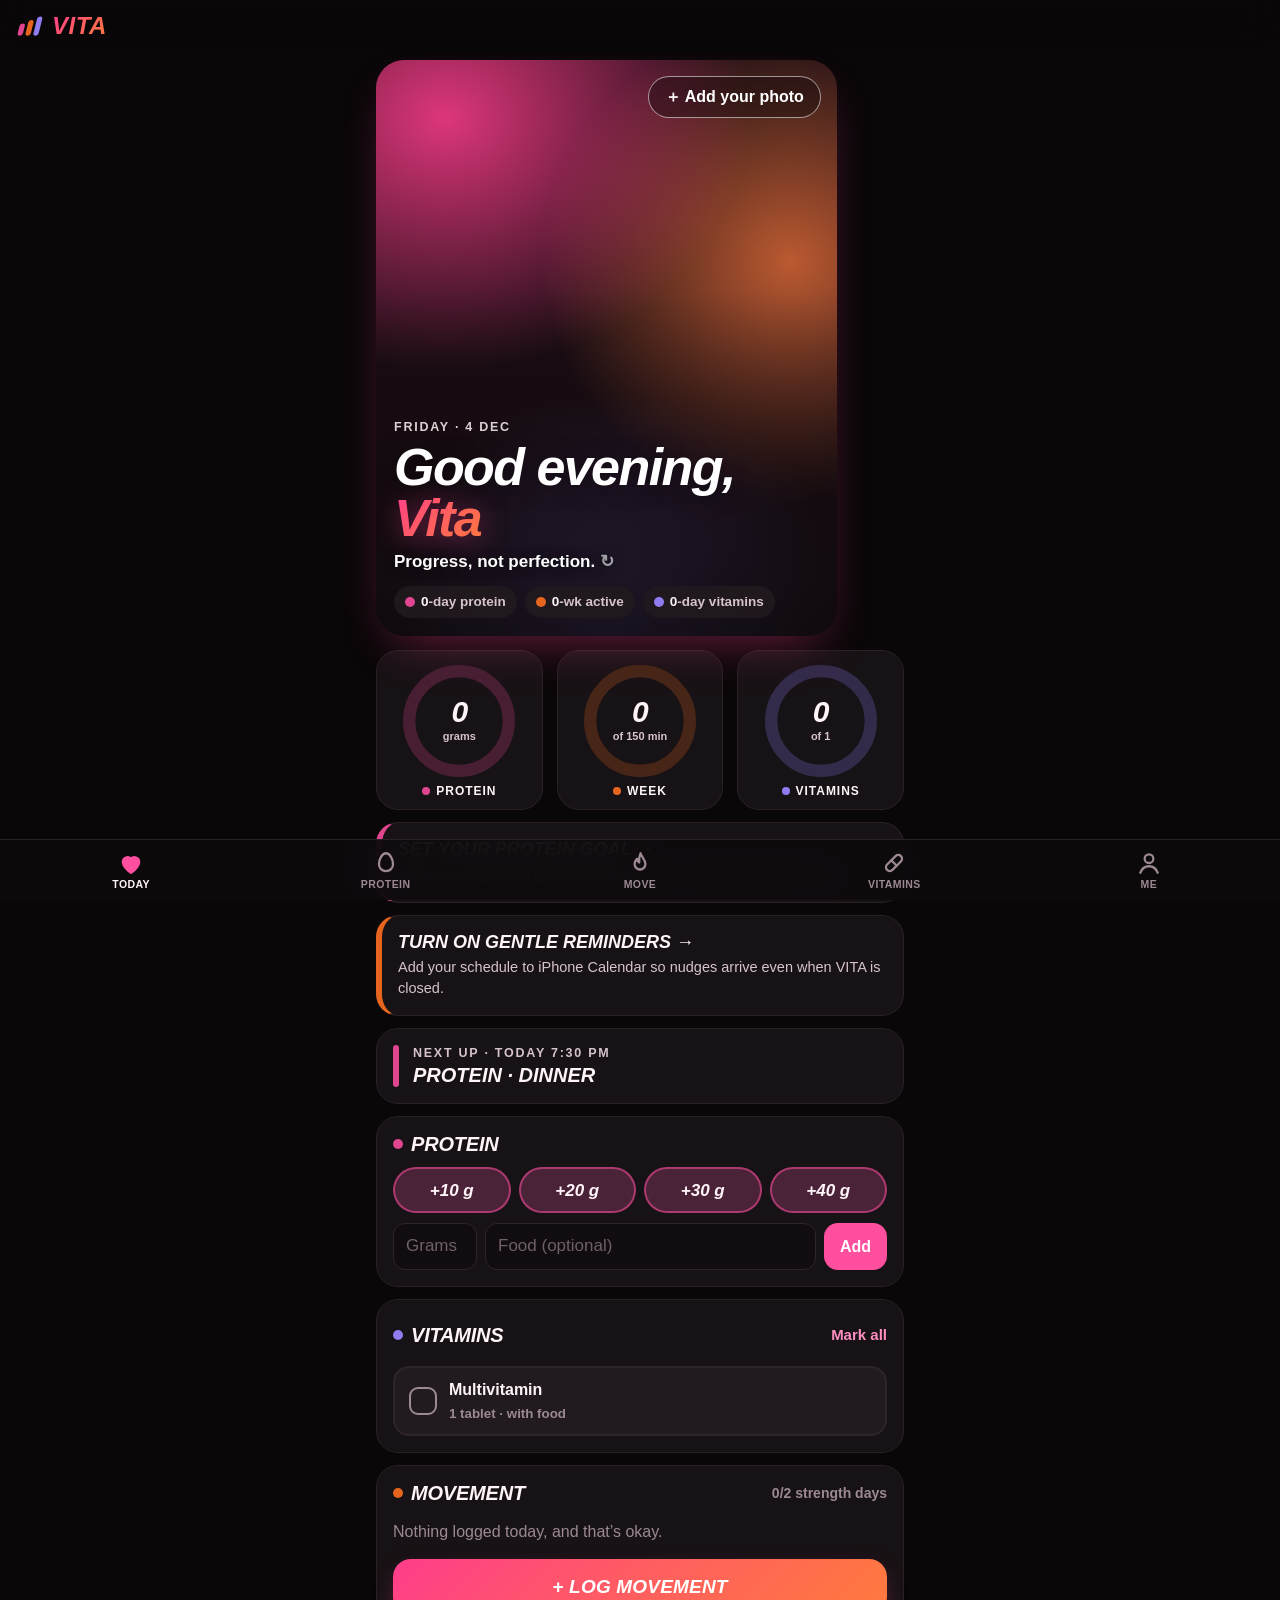
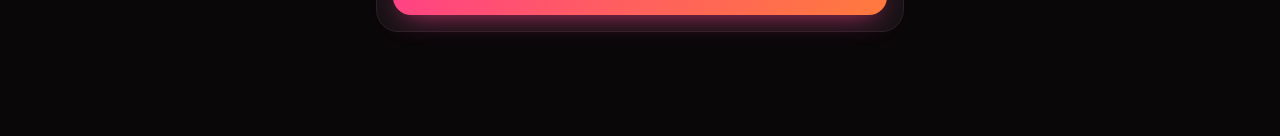
<file: index.html>
<!doctype html>
<html lang="en">
<head>
  <meta charset="utf-8">
  <meta name="viewport" content="width=device-width, initial-scale=1, viewport-fit=cover">
  <title>VITA</title>
  <meta name="description" content="Vita's protein, movement and vitamin tracker, with gentle iPhone Calendar reminders.">
  <meta name="color-scheme" content="dark">
  <meta name="theme-color" content="#0a0709">
  <meta name="apple-mobile-web-app-capable" content="yes">
  <meta name="mobile-web-app-capable" content="yes">
  <meta name="apple-mobile-web-app-status-bar-style" content="black-translucent">
  <meta name="apple-mobile-web-app-title" content="VITA">
  <meta name="format-detection" content="telephone=no">
  <link rel="icon" href="icons/icon.svg" type="image/svg+xml">
  <link rel="apple-touch-icon" href="icons/icon-180.png">
  <link rel="manifest" href="manifest.webmanifest">
  <link rel="stylesheet" href="styles.css">
</head>
<body>
  <header class="topbar">
    <a class="brand" href="#today" aria-label="VITA home">
      <svg class="brand-mark" viewBox="0 0 32 32" aria-hidden="true">
        <rect x="8" y="13" width="6" height="14" rx="3" transform="skewX(-14)" fill="var(--protein)"/>
        <rect x="17" y="9" width="6" height="18" rx="3" transform="skewX(-14)" fill="var(--move)"/>
        <rect x="26" y="5" width="6" height="22" rx="3" transform="skewX(-14)" fill="var(--vit)"/>
      </svg>
      <span>VITA</span>
    </a>
  </header>

  <main id="view" tabindex="-1"></main>

  <nav class="tabbar" aria-label="Sections">
    <a href="#today" data-tab="today">
      <svg viewBox="0 0 24 24" aria-hidden="true"><path d="M12 21s-7.5-4.6-7.5-10.4A4.4 4.4 0 0 1 12 8a4.4 4.4 0 0 1 7.5 2.6C19.5 16.4 12 21 12 21z"/></svg>
      <span>Today</span>
    </a>
    <a href="#protein" data-tab="protein" class="t-protein">
      <svg viewBox="0 0 24 24" aria-hidden="true"><path d="M12 3c3.6 0 6.5 5.6 6.5 10.1a6.5 6.5 0 0 1-13 0C5.5 8.6 8.4 3 12 3z"/></svg>
      <span>Protein</span>
    </a>
    <a href="#move" data-tab="move" class="t-move">
      <svg viewBox="0 0 24 24" aria-hidden="true"><path d="M12.5 3c.6 3.2 4.5 5.4 4.5 10a5 5 0 0 1-10 0c0-2.1 1-3.6 2.2-4.8.2 1.7 1 2.8 2.1 3.3-.4-3.1.1-5.8 1.2-8.5z"/></svg>
      <span>Move</span>
    </a>
    <a href="#vitamins" data-tab="vitamins" class="t-vit">
      <svg viewBox="0 0 24 24" aria-hidden="true"><rect x="3" y="8.5" width="18" height="7" rx="3.5" transform="rotate(-45 12 12)"/><path d="m9.5 9.5 5 5"/></svg>
      <span>Vitamins</span>
    </a>
    <a href="#me" data-tab="me">
      <svg viewBox="0 0 24 24" aria-hidden="true"><circle cx="12" cy="8" r="4"/><path d="M4 21c1.5-4 4.5-6 8-6s6.5 2 8 6"/></svg>
      <span>Me</span>
    </a>
  </nav>

  <dialog id="sheet" aria-labelledby="sheet-title"></dialog>
  <div id="flash" role="dialog" aria-modal="true" aria-live="polite" hidden></div>
  <div id="toast" role="status" aria-live="polite"></div>
  <input type="file" id="import-file" accept="application/json,.json" hidden>
  <input type="file" id="pick-photo" accept="image/*" hidden>

  <script src="ics.js"></script>
  <script src="app.js"></script>
</body>
</html>
</file>
<file: styles.css>
/* VITA: hot pink & fire on black. Category colors validated for color-vision deficiency on the dark surface. */
:root {
  color-scheme: dark;
  --bg: #0a0709;
  --surface: #171215;
  --surface-2: #211a1f;
  --surface-3: #2e242b;
  --line: #2a2026;
  --text: #fff4f8;
  --text-2: #d6c3cc;
  --muted: #9c8994;

  /* Category hues (data marks): protein / movement / vitamins */
  --protein: #e0458f;
  --move: #e5651f;
  --vit: #8f7cf0;
  /* Brighter tints for buttons (UI, not data) */
  --protein-hi: #ff4f9e;
  --move-hi: #ff7a3d;
  --vit-hi: #a594ff;
  --pink-soft: #ff8fc0;
  --fire: linear-gradient(135deg, #ff3d8b 0%, #ff5f5f 50%, #ff7a3d 100%);
  --danger: #ff6b7a;

  --radius: 22px;
  --gutter: 16px;
  --tabbar-h: 64px;
  --font: -apple-system, BlinkMacSystemFont, 'SF Pro Text', 'Segoe UI', Roboto, 'Helvetica Neue', Arial, sans-serif;
  --font-display: -apple-system, BlinkMacSystemFont, 'SF Pro Display', 'Segoe UI', Roboto, 'Helvetica Neue', Arial, sans-serif;
}

* { box-sizing: border-box; }
html { -webkit-text-size-adjust: 100%; text-size-adjust: 100%; }
body {
  margin: 0;
  background: var(--bg);
  color: var(--text);
  font: 400 16px/1.45 var(--font);
  -webkit-tap-highlight-color: transparent;
  -webkit-font-smoothing: antialiased;
  overscroll-behavior-y: none;
}
button, input, select { font: inherit; color: inherit; }
button { cursor: pointer; touch-action: manipulation; }
a { color: inherit; }
.sr-only { position: absolute; width: 1px; height: 1px; overflow: hidden; clip: rect(0 0 0 0); white-space: nowrap; }
.center { text-align: center; }
:focus-visible { outline: 3px solid var(--pink-soft); outline-offset: 2px; }

.fire-text {
  background: var(--fire);
  -webkit-background-clip: text; background-clip: text;
  -webkit-text-fill-color: transparent; color: transparent;
  padding-right: 0.08em; /* italic overhang */
}

/* ── Top & tab bars ─────────────────────────────────────────── */
.topbar {
  position: sticky; top: 0; z-index: 20;
  display: flex; align-items: center; justify-content: space-between;
  min-height: 52px;
  padding: calc(env(safe-area-inset-top) + 8px) var(--gutter) 8px;
  background: rgba(10, 7, 9, 0.86);
  -webkit-backdrop-filter: saturate(160%) blur(16px);
  backdrop-filter: saturate(160%) blur(16px);
}
.brand { display: flex; align-items: center; gap: 8px; text-decoration: none; }
.brand-mark { width: 28px; height: 28px; }
.brand span {
  font: italic 900 24px/1 var(--font-display); letter-spacing: 0.02em;
  background: var(--fire); -webkit-background-clip: text; background-clip: text;
  -webkit-text-fill-color: transparent; color: transparent; padding-right: 2px;
}
.icon-btn {
  display: inline-grid; place-items: center;
  width: 44px; height: 44px; border: 0; border-radius: 14px;
  background: var(--surface-2); color: var(--text); font-size: 22px; line-height: 1;
}
.icon-btn.small { width: 36px; height: 36px; border-radius: 12px; font-size: 20px; background: transparent; color: var(--muted); }
.icon-btn.small:active { background: var(--surface-3); }

.tabbar {
  position: fixed; left: 0; right: 0; bottom: 0; z-index: 20;
  display: grid; grid-template-columns: repeat(5, 1fr);
  padding: 6px 4px calc(env(safe-area-inset-bottom) + 4px);
  background: rgba(14, 10, 13, 0.92);
  -webkit-backdrop-filter: saturate(160%) blur(18px);
  backdrop-filter: saturate(160%) blur(18px);
  border-top: 1px solid var(--line);
}
.tabbar a {
  display: flex; flex-direction: column; align-items: center; gap: 2px;
  min-height: 50px; padding-top: 4px; text-decoration: none;
  color: var(--muted); font: 800 10.5px/1.2 var(--font); letter-spacing: 0.04em; text-transform: uppercase;
}
.tabbar svg { width: 26px; height: 26px; fill: none; stroke: currentColor; stroke-width: 2.1; stroke-linecap: round; stroke-linejoin: round; }
.tabbar a.active { color: var(--text); }
.tabbar a.active svg { stroke: var(--protein-hi); }
.tabbar a.t-move.active svg { stroke: var(--move-hi); }
.tabbar a.t-vit.active svg { stroke: var(--vit-hi); }
.tabbar a[data-tab="today"].active svg { fill: var(--protein-hi); }
.tabbar a.t-move.active svg { fill: color-mix(in srgb, var(--move-hi) 35%, transparent); }

/* ── Layout ─────────────────────────────────────────────────── */
main {
  max-width: 560px; margin: 0 auto;
  padding: 4px var(--gutter) calc(var(--tabbar-h) + env(safe-area-inset-bottom) + 28px);
  outline: none;
}
.hero { padding: 8px 2px 14px; }
.eyebrow {
  margin: 0; color: var(--text-2);
  font: 800 12.5px/1.3 var(--font); letter-spacing: 0.14em; text-transform: uppercase;
}
.display {
  margin: 2px 0 10px;
  font: italic 900 clamp(44px, 14vw, 64px)/0.95 var(--font-display);
  letter-spacing: -0.03em;
  font-variant-numeric: tabular-nums;
}
.display .unit { font-size: 0.42em; letter-spacing: -0.01em; color: var(--text-2); }
.sub { margin: 10px 0 0; color: var(--text-2); font-weight: 600; }
.muted { color: var(--muted); }
.small { font-size: 14px; }
p.small, .muted.small { margin: 8px 0 0; line-height: 1.45; }
.back { display: inline-flex; align-items: center; min-height: 40px; color: var(--pink-soft); font-weight: 800; text-decoration: none; }

.card {
  display: block;
  margin: 12px 0; padding: 16px;
  background: var(--surface); border: 1px solid var(--line); border-radius: var(--radius);
  text-decoration: none;
}
.card-head { display: flex; align-items: center; justify-content: space-between; gap: 8px; margin-bottom: 12px; }
.card-head h2, .sheet-head h2 {
  display: flex; align-items: center; gap: 8px; margin: 0;
  font: italic 900 20px/1.1 var(--font-display); letter-spacing: -0.01em; text-transform: uppercase;
}
.card-head .muted { font-size: 14px; font-weight: 700; }
.dot { display: inline-block; width: 10px; height: 10px; border-radius: 50%; flex: none; background: var(--muted); }
.dot.protein { background: var(--protein); }
.dot.move { background: var(--move); }
.dot.vit { background: var(--vit); }

/* ── Cover hero ─────────────────────────────────────────────── */
.cover {
  position: relative; overflow: hidden; isolation: isolate;
  min-height: 380px; aspect-ratio: 4 / 5; max-height: 64vh;
  margin: 4px 0 14px; border-radius: 28px;
  background:
    radial-gradient(120% 80% at 15% 10%, rgba(255, 61, 139, 0.85) 0%, transparent 55%),
    radial-gradient(90% 70% at 90% 35%, rgba(255, 122, 61, 0.7) 0%, transparent 60%),
    radial-gradient(80% 60% at 50% 100%, rgba(143, 124, 240, 0.35) 0%, transparent 70%),
    #1a0d14;
  box-shadow: 0 20px 50px -20px rgba(255, 61, 139, 0.45);
}
.photo { position: absolute; inset: 0; width: 100%; height: 100%; object-fit: cover; z-index: 0; }
.tint { position: absolute; inset: 0; z-index: 1; pointer-events: none; }
.style-glow .tint {
  background: linear-gradient(160deg, rgba(255, 61, 139, 0.55) 0%, rgba(255, 122, 61, 0.3) 45%, transparent 75%);
  mix-blend-mode: soft-light;
}
.style-duo .photo { filter: grayscale(1) contrast(1.12) brightness(1.02); }
.style-duo .tint { background: linear-gradient(160deg, #ff3d8b 0%, #ff7a3d 100%); mix-blend-mode: color; }
.style-natural .tint { display: none; }
.cover-shade {
  position: absolute; inset: 0; z-index: 2; pointer-events: none;
  background: linear-gradient(to bottom, rgba(10, 7, 9, 0) 30%, rgba(10, 7, 9, 0.45) 55%, rgba(10, 7, 9, 0.94) 100%);
}
.cover:not(.has-photo) .cover-shade { background: linear-gradient(to bottom, rgba(10, 7, 9, 0) 40%, rgba(10, 7, 9, 0.75) 100%); }
.cover-add {
  position: absolute; top: 16px; right: 16px; z-index: 3;
  min-height: 42px; padding: 0 16px; border: 1.5px solid rgba(255, 255, 255, 0.55); border-radius: 999px;
  background: rgba(10, 7, 9, 0.35); color: #fff; font-weight: 800;
  -webkit-backdrop-filter: blur(8px); backdrop-filter: blur(8px);
}
.cover-text { position: absolute; left: 0; right: 0; bottom: 0; z-index: 3; padding: 18px 18px 18px; }
.cover-text .eyebrow { color: rgba(255, 244, 248, 0.85); }
.greet { margin: 6px 0 8px; font-size: clamp(36px, 11vw, 52px); line-height: 0.98; color: #fff; text-shadow: 0 2px 24px rgba(0, 0, 0, 0.35); }
.greet .fire-text { text-shadow: none; filter: drop-shadow(0 2px 14px rgba(255, 61, 139, 0.45)); }
.mantra {
  display: block; margin: 0 0 12px; padding: 0; border: 0; background: none; text-align: left;
  color: #fff; font: 600 17px/1.35 var(--font); text-shadow: 0 1px 12px rgba(0, 0, 0, 0.5);
}
.mantra span { color: rgba(255, 255, 255, 0.6); }

/* ── Streaks ────────────────────────────────────────────────── */
.streaks { display: flex; flex-wrap: wrap; gap: 8px; }
.streak {
  display: inline-flex; align-items: center; gap: 6px;
  padding: 6px 11px; border-radius: 999px;
  background: rgba(33, 26, 31, 0.85); color: var(--text-2);
  font-size: 13.5px; font-weight: 700;
  -webkit-backdrop-filter: blur(8px); backdrop-filter: blur(8px);
}
.streak b { color: var(--text); font-weight: 900; }
.streak.hot { background: rgba(70, 18, 42, 0.85); color: var(--text); }

/* ── Rings ──────────────────────────────────────────────────── */
.rings { display: grid; grid-template-columns: repeat(3, 1fr); gap: 10px; }
.ring-card {
  display: flex; flex-direction: column; align-items: center; gap: 8px;
  padding: 14px 6px 12px; text-decoration: none;
  background: var(--surface); border: 1px solid var(--line); border-radius: var(--radius);
}
.ring-card:active { transform: scale(0.98); }
.ring-wrap { position: relative; width: 100%; max-width: 112px; aspect-ratio: 1; }
.ring { width: 100%; height: 100%; display: block; }
.ring-track { fill: none; stroke: var(--surface-3); }
.ring-fill { fill: none; stroke-linecap: round; transition: stroke-dashoffset 0.6s cubic-bezier(.2,.8,.2,1); }
.protein .ring-track { stroke: color-mix(in srgb, var(--protein) 24%, var(--surface)); }
.move .ring-track { stroke: color-mix(in srgb, var(--move) 24%, var(--surface)); }
.vit .ring-track { stroke: color-mix(in srgb, var(--vit) 24%, var(--surface)); }
.protein .ring-fill { stroke: var(--protein); }
.move .ring-fill { stroke: var(--move); }
.vit .ring-fill { stroke: var(--vit); }
.ring-card.protein.done .ring-wrap { filter: drop-shadow(0 0 12px rgba(224, 69, 143, 0.6)); }
.ring-card.move.done .ring-wrap { filter: drop-shadow(0 0 12px rgba(229, 101, 31, 0.6)); }
.ring-card.vit.done .ring-wrap { filter: drop-shadow(0 0 12px rgba(143, 124, 240, 0.6)); }
.ring-center {
  position: absolute; inset: 0; display: flex; flex-direction: column; align-items: center; justify-content: center;
  font-variant-numeric: tabular-nums;
}
.ring-center b { font: italic 900 clamp(22px, 7vw, 30px)/1 var(--font-display); letter-spacing: -0.03em; }
.ring-center small { margin-top: 2px; color: var(--text-2); font-size: 11px; font-weight: 700; }
.ring-label { display: flex; align-items: center; gap: 6px; font: 800 12px/1 var(--font); letter-spacing: 0.08em; text-transform: uppercase; }
.ring-label .dot { width: 8px; height: 8px; }

/* ── Meters ─────────────────────────────────────────────────── */
.meter { height: 14px; border-radius: 999px; overflow: hidden; background: var(--surface-3); }
.meter > span { display: block; height: 100%; border-radius: 999px; transition: width 0.5s cubic-bezier(.2,.8,.2,1); }
.meter.protein { background: color-mix(in srgb, var(--protein) 24%, var(--surface)); }
.meter.move { background: color-mix(in srgb, var(--move) 24%, var(--surface)); }
.meter.vit { background: color-mix(in srgb, var(--vit) 24%, var(--surface)); }
.meter.protein > span { background: var(--protein); }
.meter.move > span { background: var(--move); }
.meter.vit > span { background: var(--vit); }

/* ── Callouts / next up / install ───────────────────────────── */
.callout { display: flex; flex-direction: column; gap: 4px; border-left: 6px solid var(--protein); }
.callout.move { border-left-color: var(--move); }
.callout b { font: italic 900 18px/1.2 var(--font-display); text-transform: uppercase; }
.callout span { color: var(--text-2); font-size: 14.5px; }
.next { display: flex; align-items: center; gap: 14px; }
.bar-accent { width: 6px; align-self: stretch; border-radius: 6px; background: var(--muted); flex: none; }
.bar-accent.protein { background: var(--protein); }
.bar-accent.move { background: var(--move); }
.bar-accent.vit { background: var(--vit); }
.next-title { margin: 2px 0 0; font: italic 900 20px/1.2 var(--font-display); text-transform: uppercase; }
.install { display: flex; align-items: flex-start; justify-content: space-between; gap: 12px; background: linear-gradient(135deg, #2a0f1d, var(--surface)); }
.install p { margin: 4px 0 0; color: var(--text-2); }

/* ── Buttons & chips ────────────────────────────────────────── */
.cta {
  display: flex; align-items: center; justify-content: center; width: 100%;
  min-height: 56px; margin-top: 14px; padding: 12px 18px;
  border: 0; border-radius: 18px; text-decoration: none; text-align: center;
  background: var(--fire); color: #fff;
  font: italic 900 19px/1.1 var(--font-display); letter-spacing: 0.01em; text-transform: uppercase;
  box-shadow: 0 10px 28px -12px rgba(255, 61, 139, 0.8);
}
.cta:active, .btn:active, .chip:active { transform: scale(0.97); }
.btn {
  display: inline-flex; align-items: center; justify-content: center;
  min-height: 46px; padding: 0 16px; border: 0; border-radius: 14px; text-decoration: none;
  background: var(--surface-3); color: var(--text); font-weight: 800;
}
.btn.protein { background: var(--protein-hi); color: #fff; }
.btn.vit { background: var(--vit-hi); color: #120a2a; }
.btn.fire { background: var(--fire); color: #fff; }
.btn.ghost { background: transparent; border: 2px solid var(--surface-3); }
.btn.danger { background: transparent; border: 2px solid #4a2330; color: var(--danger); }
.btn.wide { width: 100%; margin-top: 10px; min-height: 52px; }
.btn-row { display: grid; grid-template-columns: 1fr 1fr; gap: 10px; }
.link { border: 0; background: none; padding: 8px 0; color: var(--pink-soft); font-weight: 800; font-size: 15px; }
.row-links { display: flex; flex-wrap: wrap; gap: 4px 18px; margin-top: 4px; }

.chips { display: flex; flex-wrap: wrap; gap: 8px; }
.chips + .chips, .chips + .inline-form, .chips.foods { margin-top: 10px; }
.chip {
  min-height: 46px; padding: 0 16px; border: 0; border-radius: 999px;
  background: var(--surface-3); color: var(--text); font-weight: 800; font-size: 16px;
}
.chip.protein {
  flex: 1 1 0; min-width: 0; padding: 0 6px; white-space: nowrap;
  background: color-mix(in srgb, var(--protein) 22%, var(--surface-2)); color: var(--text);
  font: italic 900 17px/1 var(--font-display);
  border: 2px solid color-mix(in srgb, var(--protein) 65%, transparent);
}
.chip.ghost { background: var(--surface-2); border: 1px solid var(--surface-3); font-weight: 700; }
.chip.ghost b { font-weight: 900; margin-left: 4px; }

/* ── Forms ──────────────────────────────────────────────────── */
input, select {
  min-height: 46px; width: 100%; padding: 10px 12px;
  background: #110c0f; border: 1px solid var(--surface-3); border-radius: 12px;
  font-size: 17px; /* ≥16px stops iOS zooming on focus */
}
input::placeholder { color: #6f6068; }
input:focus, select:focus { outline: none; border-color: var(--pink-soft); box-shadow: 0 0 0 3px rgba(255, 143, 192, 0.25); }
input[type="time"], input[type="date"] { -webkit-appearance: none; appearance: none; }
input[type="range"] {
  -webkit-appearance: none; appearance: none; min-height: 36px; padding: 0; border: 0; background: transparent;
}
input[type="range"]::-webkit-slider-runnable-track { height: 8px; border-radius: 999px; background: var(--fire); }
input[type="range"]::-webkit-slider-thumb {
  -webkit-appearance: none; width: 28px; height: 28px; margin-top: -10px; border-radius: 50%;
  background: #fff; box-shadow: 0 2px 10px rgba(0, 0, 0, 0.5);
}
input[type="range"]:focus { box-shadow: none; }
.inline-form { display: flex; gap: 8px; margin-top: 12px; }
.inline-form input { flex: 1 1 auto; min-width: 0; }
.inline-form .narrow, input.narrow { flex: 0 0 84px; width: 84px; }
.inline-form .btn { flex: none; }
.field { display: block; margin: 14px 0 0; }
.field-label { display: block; margin-bottom: 6px; color: var(--text-2); font: 800 12.5px/1.2 var(--font); letter-spacing: 0.1em; text-transform: uppercase; }
.input-group { display: flex; gap: 8px; }
.input-group input { flex: 1; min-width: 0; }
.calc { margin: 14px 0 0; padding: 12px 14px; border-radius: 14px; background: var(--surface-2); font-weight: 600; }
.calc b { font: italic 900 20px/1 var(--font-display); }

.seg { display: flex; gap: 4px; padding: 4px; border-radius: 14px; background: #110c0f; border: 1px solid var(--surface-3); }
.seg button, .seg label { flex: 1; }
.seg button, .seg span {
  display: flex; align-items: center; justify-content: center; min-height: 40px; padding: 0 8px;
  border: 0; border-radius: 10px; background: transparent; color: var(--text-2); font-weight: 800; font-size: 14.5px; text-align: center;
}
.seg button.on, .seg input:checked + span { background: var(--surface-3); color: var(--text); box-shadow: inset 0 0 0 1.5px rgba(255, 143, 192, 0.5); }
.seg input { position: absolute; opacity: 0; pointer-events: none; }
.seg label { position: relative; }
.seg.compact { flex: 0 0 auto; }
.seg.compact button { min-width: 48px; }

.goal-grid { display: grid; grid-template-columns: 1fr 1fr; gap: 8px; }
.goal {
  display: flex; flex-direction: column; align-items: flex-start; gap: 2px;
  min-height: 60px; padding: 10px 12px; border-radius: 14px; text-align: left;
  background: var(--surface-2); border: 2px solid transparent;
}
.goal b { font-size: 15px; font-weight: 800; }
.goal small { color: var(--muted); font-weight: 700; }
.goal.on { border-color: var(--protein-hi); background: color-mix(in srgb, var(--protein) 16%, var(--surface-2)); }
.goal.on small { color: var(--text-2); }

.toggle { display: flex; align-items: center; gap: 10px; min-height: 44px; font-weight: 700; cursor: pointer; }
.toggle input { position: absolute; opacity: 0; width: 1px; height: 1px; }
.switch { position: relative; flex: none; width: 50px; height: 30px; border-radius: 999px; background: var(--surface-3); transition: background 0.2s; }
.switch::after { content: ''; position: absolute; top: 3px; left: 3px; width: 24px; height: 24px; border-radius: 50%; background: #fff; transition: transform 0.2s; }
.toggle input:checked + .switch { background: var(--protein-hi); }
.toggle input:checked + .switch::after { transform: translateX(20px); }
.toggle input:focus-visible + .switch { outline: 3px solid var(--pink-soft); outline-offset: 2px; }

/* ── Lists ──────────────────────────────────────────────────── */
.log, .checklist, .plain { list-style: none; margin: 0; padding: 0; }
.log li {
  display: flex; align-items: center; gap: 10px;
  min-height: 52px; padding: 6px 0; border-top: 1px solid var(--line);
}
.log li:first-child { border-top: 0; }
.log .time { flex: 0 0 auto; min-width: 58px; color: var(--muted); font-size: 14px; font-weight: 700; font-variant-numeric: tabular-nums; }
.log .what { flex: 1; min-width: 0; font-weight: 700; overflow-wrap: anywhere; }
.log .what small { display: block; color: var(--muted); font-weight: 600; font-size: 13px; }
.log b { font-variant-numeric: tabular-nums; font-weight: 900; }

.checklist li + li { margin-top: 8px; }
.check {
  display: flex; align-items: center; gap: 12px; width: 100%;
  min-height: 60px; padding: 10px 14px; border: 2px solid var(--surface-3); border-radius: 16px;
  background: var(--surface-2); text-align: left;
}
.check .box { position: relative; flex: none; width: 28px; height: 28px; border-radius: 9px; border: 2.5px solid var(--muted); }
.check.on { border-color: color-mix(in srgb, var(--vit) 70%, transparent); background: color-mix(in srgb, var(--vit) 16%, var(--surface-2)); }
.check.on .box { background: var(--vit); border-color: var(--vit); }
.check.on .box::after {
  content: ''; position: absolute; left: 8px; top: 3px; width: 7px; height: 13px;
  border: solid #fff; border-width: 0 3px 3px 0; transform: rotate(45deg);
}
.check-text { flex: 1; min-width: 0; }
.check-text b { display: block; font-weight: 800; }
.check-text small { color: var(--muted); font-weight: 600; }
.check.on .check-text b { text-decoration: line-through; text-decoration-thickness: 2px; color: var(--text-2); }
.check .time { color: var(--text-2); font-size: 13px; font-weight: 700; }

.supp-edit {
  display: grid; grid-template-columns: 1fr 84px 36px; gap: 8px; align-items: center;
  padding: 10px 0; border-top: 1px solid var(--line);
}
.supp-edit:first-of-type { border-top: 0; padding-top: 0; }
.supp-edit .toggle { grid-column: 1 / -1; min-height: 36px; font-size: 14.5px; color: var(--text-2); }
.supp-edit .narrow { width: 100%; }

/* ── Habit grid ─────────────────────────────────────────────── */
.habit-grid { display: grid; grid-template-columns: repeat(7, 1fr); gap: 6px; }
.hcell {
  display: grid; place-items: center; aspect-ratio: 1; border-radius: 10px;
  background: var(--surface-2); border: 2px solid var(--surface-3);
}
.hcell i { font-style: normal; font-size: 12px; font-weight: 800; color: var(--muted); }
.hcell.on { background: var(--vit); border-color: var(--vit); }
.hcell.on i { color: #fff; }
.hcell.now { border-color: var(--text-2); }

/* ── Stats ──────────────────────────────────────────────────── */
.stats { display: grid; grid-template-columns: 1.3fr 1fr 1fr; gap: 12px; }
.stat { display: flex; flex-direction: column; gap: 6px; min-width: 0; }
.stat-label { color: var(--text-2); font: 800 11.5px/1.2 var(--font); letter-spacing: 0.08em; text-transform: uppercase; }
.stat-value { font: italic 900 28px/1 var(--font-display); font-variant-numeric: tabular-nums; }
.stat-value small { font-size: 14px; color: var(--muted); font-style: normal; font-weight: 700; }
.stat .meter { height: 8px; }

/* ── Chart ──────────────────────────────────────────────────── */
.chart { margin: 0; }
.plot { position: relative; height: 170px; margin: 18px 0 0 34px; }
.gridline { position: absolute; left: 0; right: 0; height: 0; border-top: 1px solid var(--line); }
.gridline span {
  position: absolute; right: calc(100% + 6px); top: -8px;
  color: var(--muted); font-size: 11px; font-weight: 700; font-variant-numeric: tabular-nums;
}
.goal-line { position: absolute; left: 0; right: 0; height: 0; border-top: 1px solid var(--text-2); z-index: 1; pointer-events: none; }
.chart-key { display: flex; align-items: center; gap: 8px; margin: 10px 0 0 34px; color: var(--text-2); font-size: 13px; font-weight: 700; }
.key-line { width: 18px; height: 0; border-top: 1px solid var(--text-2); }
.cols { position: absolute; inset: 0; display: flex; gap: 2px; }
.col {
  position: relative; flex: 1; display: flex; justify-content: center; align-items: flex-end;
  height: 100%; padding: 0; border: 0; background: none;
}
.bar { display: block; width: min(24px, 70%); min-height: 0; border-radius: 4px 4px 0 0; }
.protein .bar { background: var(--protein); }
.move .bar { background: var(--move); }
.cap {
  position: absolute; left: 50%; transform: translate(-50%, -4px);
  color: var(--text); font-size: 12px; font-weight: 900; font-variant-numeric: tabular-nums; white-space: nowrap;
}
.tip {
  position: absolute; left: 50%; z-index: 3; transform: translate(-50%, -8px);
  display: none; flex-direction: column; align-items: center; padding: 6px 10px; border-radius: 10px;
  background: var(--text); color: #0a0709; font-size: 12px; font-weight: 700; white-space: nowrap; pointer-events: none;
}
.tip b { font-size: 14px; font-weight: 900; }
.col.show .tip { display: flex; }
.col.show .cap { visibility: hidden; }
.cols .col:first-child .tip { left: 0; transform: translate(0, -8px); }
.cols .col:last-child .tip { left: auto; right: 0; transform: translate(0, -8px); }
.col.show .bar { filter: brightness(1.25); }
@media (hover: hover) {
  .col:hover .tip { display: flex; }
  .col:hover .cap { visibility: hidden; }
}
.xaxis { display: flex; gap: 2px; margin: 6px 0 0 34px; }
.xaxis span { flex: 1; text-align: center; color: var(--muted); font-size: 11.5px; font-weight: 700; white-space: nowrap; }
.xaxis span.now { color: var(--text); font-weight: 900; }
.table-view { margin-top: 10px; }
.table-view summary { color: var(--pink-soft); font-size: 14px; font-weight: 800; cursor: pointer; }
.table-view table { width: 100%; margin-top: 8px; border-collapse: collapse; font-size: 14px; font-variant-numeric: tabular-nums; }
.table-view th, .table-view td { padding: 6px 4px; border-bottom: 1px solid var(--line); text-align: left; }
.table-view td:last-child, .table-view th:last-child { text-align: right; }

/* ── Me: photos ─────────────────────────────────────────────── */
.cover-preview {
  position: relative; overflow: hidden; isolation: isolate;
  display: grid; place-items: center; aspect-ratio: 4 / 3; border-radius: 18px;
  background: radial-gradient(100% 80% at 20% 10%, rgba(255, 61, 139, 0.6), transparent 60%), #1a0d14;
  text-align: center; padding: 16px;
}
.cover-preview .muted { position: relative; z-index: 1; color: var(--text-2); font-weight: 700; }
.compare { display: grid; grid-template-columns: 1fr 1fr; gap: 8px; }
.compare figure { margin: 0; }
.compare img, .compare .ph { display: block; width: 100%; aspect-ratio: 3 / 4; object-fit: cover; border-radius: 14px; background: var(--surface-2); }
.compare figcaption { margin-top: 6px; color: var(--text-2); font-size: 13px; font-weight: 800; text-align: center; }
.pgrid { display: grid; grid-template-columns: repeat(3, 1fr); gap: 8px; margin-top: 14px; }
.pthumb { position: relative; padding: 0; border: 0; border-radius: 12px; overflow: hidden; background: var(--surface-2); aspect-ratio: 3 / 4; }
.pthumb img, .pthumb .ph { display: block; width: 100%; height: 100%; object-fit: cover; }
.pthumb span:last-child {
  position: absolute; left: 6px; bottom: 6px; padding: 2px 7px; border-radius: 8px;
  background: rgba(10, 7, 9, 0.7); color: #fff; font-size: 11.5px; font-weight: 800;
}
.viewer { display: block; width: 100%; max-height: 70dvh; object-fit: contain; border-radius: 16px; background: #000; }

/* ── Goal flash ─────────────────────────────────────────────── */
#flash {
  position: fixed; inset: 0; z-index: 40;
  display: grid; place-items: center; padding: 24px;
  background:
    radial-gradient(60% 45% at 50% 40%, rgba(255, 61, 139, 0.45), transparent 70%),
    radial-gradient(50% 40% at 60% 60%, rgba(255, 122, 61, 0.3), transparent 70%),
    rgba(10, 7, 9, 0.88);
  -webkit-backdrop-filter: blur(10px); backdrop-filter: blur(10px);
  opacity: 0; transition: opacity 0.25s ease;
}
#flash[hidden] { display: none; }
#flash.show { opacity: 1; }
.flash-card { display: flex; flex-direction: column; align-items: center; text-align: center; max-width: 340px; }
.flash-photo {
  position: relative; overflow: hidden; isolation: isolate;
  width: 196px; height: 196px; border-radius: 50%;
  display: grid; place-items: center;
  background: var(--surface-2);
  box-shadow: 0 0 0 5px #0a0709, 0 0 0 9px var(--protein-hi), 0 0 60px 10px rgba(255, 61, 139, 0.55);
  transform: scale(0.85); transition: transform 0.45s cubic-bezier(.2,1.5,.4,1);
}
#flash.move .flash-photo { box-shadow: 0 0 0 5px #0a0709, 0 0 0 9px var(--move-hi), 0 0 60px 10px rgba(255, 122, 61, 0.55); }
#flash.vit .flash-photo { box-shadow: 0 0 0 5px #0a0709, 0 0 0 9px var(--vit-hi), 0 0 60px 10px rgba(165, 148, 255, 0.5); }
#flash.show .flash-photo { transform: scale(1); }
.flash-heart { font-size: 84px; line-height: 1; }
.flash-card h2 {
  margin: 26px 0 6px; font: italic 900 34px/1.05 var(--font-display); text-transform: uppercase; letter-spacing: -0.01em;
  background: var(--fire); -webkit-background-clip: text; background-clip: text; -webkit-text-fill-color: transparent; color: transparent;
  padding: 0 4px;
}
.flash-card p { margin: 0 0 22px; color: var(--text); font-size: 18px; font-weight: 600; }

/* ── Reminders ──────────────────────────────────────────────── */
.cal-card .cta { margin-top: 12px; }
.steps { margin: 0; padding-left: 22px; color: var(--text-2); }
.steps li { margin: 0 0 8px; padding-left: 2px; }
.steps b { color: var(--text); }
.alert { color: #ffb38a; }
.rem { padding: 12px 0; border-top: 1px solid var(--line); }
.rem:first-of-type { border-top: 0; padding-top: 0; }
.rem-top { display: grid; grid-template-columns: 140px 1fr 36px; gap: 8px; align-items: center; }
.rem-top input[type="time"] { font-weight: 900; font-variant-numeric: tabular-nums; text-align: center; }
.days { display: grid; grid-template-columns: repeat(7, 1fr); gap: 6px; margin-top: 10px; }
.day {
  height: 40px; border: 2px solid var(--surface-3); border-radius: 12px;
  background: transparent; color: var(--muted); font-weight: 900;
}
.day.on { color: #fff; }
.day.protein.on { background: var(--protein); border-color: var(--protein); }
.day.move.on { background: var(--move); border-color: var(--move); }
.day.vit.on { background: var(--vit); border-color: var(--vit); }
.follow { display: flex; align-items: center; justify-content: space-between; gap: 12px; margin-top: 10px; color: var(--text-2); font-weight: 700; }
.follow select { width: auto; min-width: 150px; }

/* ── Evidence / sources ─────────────────────────────────────── */
.evidence summary {
  cursor: pointer; list-style: none;
  font: italic 900 17px/1.2 var(--font-display); text-transform: uppercase; letter-spacing: 0.01em;
}
.evidence summary::-webkit-details-marker { display: none; }
.evidence summary::after { content: ' +'; color: var(--muted); }
.evidence[open] summary::after { content: ' –'; }
.evidence p, .evidence li { color: var(--text-2); font-size: 15px; }
.evidence p b { color: var(--text); }
.evidence .plain li { margin: 10px 0; }
.warn { padding: 10px 12px; border-radius: 12px; background: #2a1420; color: #ffd0e3 !important; }
.cite { margin-left: 2px; color: var(--pink-soft); font-size: 0.72em; font-weight: 800; }
.refs { margin: 14px 0 0; padding-left: 26px; font-size: 13px; color: var(--muted); }
.refs li { margin: 0 0 8px; overflow-wrap: anywhere; color: var(--muted); font-size: 13px; }
.refs a { color: var(--pink-soft); }
.refs em { display: block; margin-top: 2px; color: #b08a9a; }

/* ── Sheet (dialog) ─────────────────────────────────────────── */
dialog {
  width: 100%; max-width: 560px; max-height: 92dvh;
  margin: auto auto 0; padding: 0; border: 0; border-radius: 26px 26px 0 0;
  background: var(--surface); color: var(--text);
  overflow-y: auto; overscroll-behavior: contain;
}
dialog::backdrop { background: rgba(0, 0, 0, 0.6); }
dialog[open] { animation: sheet-up 0.28s cubic-bezier(.2,.8,.2,1); }
@keyframes sheet-up { from { transform: translateY(40px); opacity: 0; } to { transform: none; opacity: 1; } }
.sheet-body { padding: 18px var(--gutter) calc(env(safe-area-inset-bottom) + 22px); }
.sheet-head { display: flex; align-items: center; justify-content: space-between; margin-bottom: 8px; }
fieldset { margin: 14px 0 0; padding: 0; border: 0; min-width: 0; }
legend { margin-bottom: 8px; padding: 0; color: var(--text-2); font: 800 12.5px/1.2 var(--font); letter-spacing: 0.1em; text-transform: uppercase; }
.chip-radio { position: relative; }
.chip-radio input { position: absolute; opacity: 0; pointer-events: none; }
.chip-radio span {
  display: inline-flex; align-items: center; min-height: 42px; padding: 0 14px; border-radius: 999px;
  background: var(--surface-2); border: 2px solid var(--surface-3); font-weight: 800;
}
.chip-radio input:checked + span { background: var(--move); border-color: var(--move); color: #fff; }
.chip-radio input:focus-visible + span { outline: 3px solid var(--pink-soft); outline-offset: 2px; }
.min-row { display: flex; flex-wrap: wrap; gap: 8px; align-items: center; }
.min-row input { flex: 0 0 68px; width: 68px; font-weight: 900; text-align: center; }
.min-row .chip { min-height: 42px; padding: 0 11px; }
.sheet-body .toggle { margin-top: 12px; }

/* ── Toast ──────────────────────────────────────────────────── */
#toast {
  position: fixed; left: 50%; bottom: calc(var(--tabbar-h) + env(safe-area-inset-bottom) + 16px); z-index: 30;
  max-width: calc(100% - 32px); padding: 12px 18px; border-radius: 999px;
  background: var(--text); color: #0a0709; font-weight: 800; text-align: center;
  transform: translate(-50%, 20px); opacity: 0; pointer-events: none;
  transition: transform 0.25s cubic-bezier(.2,.8,.2,1), opacity 0.25s;
}
#toast.show { transform: translate(-50%, 0); opacity: 1; }

@media (prefers-reduced-motion: reduce) {
  *, *::before, *::after { animation: none !important; transition: none !important; }
}
@media (min-width: 600px) {
  .rings { gap: 14px; }
}
</file>
